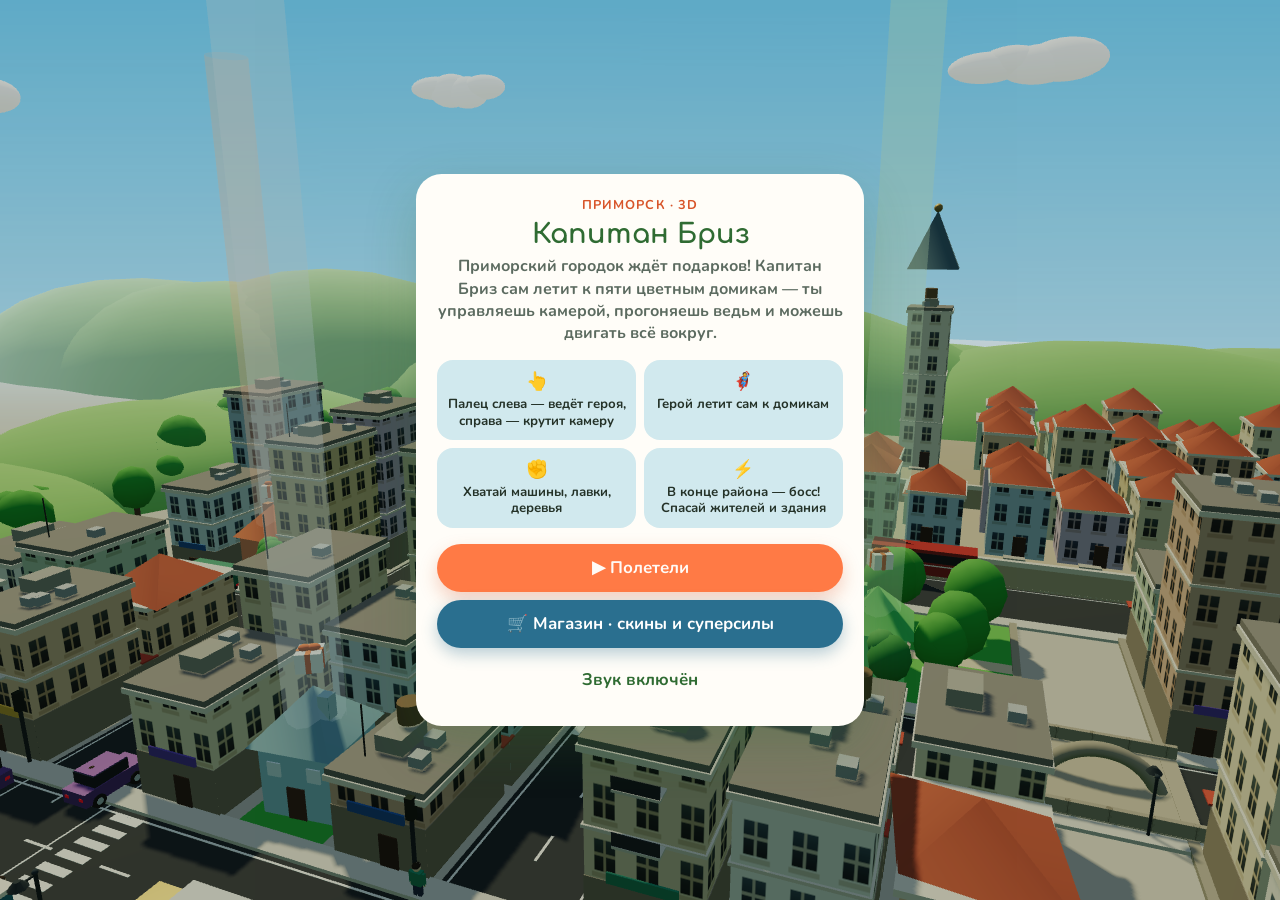
<file: index.html>
<!DOCTYPE html>
<html lang="ru">
<head>
<meta charset="utf-8"/>
<meta name="viewport" content="width=device-width, initial-scale=1, maximum-scale=1, user-scalable=no"/>
<meta name="theme-color" content="#2a6f8f"/>
<title>Капитан Бриз — Приморск</title>
<link rel="icon" type="image/svg+xml" href="./favicon.svg"/>
<link rel="stylesheet" href="./style.css"/>
<script type="importmap">{"imports":{"three":"./vendor/three.module.min.js"}}</script>
</head>
<body>
<div class="game-root" id="root">
  <canvas id="c" aria-hidden="true"></canvas>
  <div class="catcher" id="catcher" hidden></div>
  <div class="hud" id="hud" hidden>
    <div class="hud-pill"><span class="ico">🎁</span><span><span class="kicker">Доставлено</span><strong id="score">0 / 5</strong></span></div>
    <div class="hud-pill"><span class="ico">⭐</span><span><span class="kicker">Звёзды</span><strong id="stars">0</strong></span></div>
    <div class="hud-pill" id="hpPill"><span class="ico">❤️</span><span><span class="kicker">Силы героя</span><strong id="hp">100</strong><i class="hpbar"><b id="hpFill"></b></i></span></div>
    <div class="hud-pill" id="chasedPill"><span class="ico">⚡</span><span><span class="kicker">Прогнано ведьм</span><strong id="chased">0</strong></span></div>
    <div class="hud-actions">
      <button class="icon-btn" id="shopHud" aria-label="Магазин" title="Магазин">🛒</button>
      <button class="icon-btn" id="muteBtn" aria-label="Звук">🔊</button>
      <button class="icon-btn" id="pauseBtn" aria-label="Пауза">⏸</button>
    </div>
    <div class="hud-sub"><span class="hud-pill ghost" id="meadow"></span><span class="hud-pill ghost" id="wind" hidden></span><span class="hud-pill ghost" id="rescue" hidden></span><span class="hud-pill ghost" id="tired" hidden></span><span class="hud-pill ghost" id="carry" hidden>Подарок упал — подбери!</span></div>
  </div>
  <p class="hint" id="hint" hidden>Левая половина экрана (или джойстик) — вести героя · правая половина — крутить камеру · 2 пальца — камера и зум · T — пешком · Space/X — удар · G — схватить</p>
  <button class="fire-btn" id="fireBtn" hidden><span>⚡</span>Удар</button>
  <button class="fire-btn grab-btn" id="grabBtn" hidden><span>✊</span><b id="grabTxt">Схватить</b></button>
  <div class="scrim" id="menu">
    <section class="panel">
      <p class="eyebrow">Приморск · 3D</p>
      <h1>Капитан Бриз</h1>
      <p class="lede">Приморский городок ждёт подарков! Капитан Бриз сам летит к пяти цветным домикам — ты управляешь камерой, прогоняешь ведьм и можешь двигать всё вокруг.</p>
      <div class="steps">
        <div class="step"><span class="ico">👆</span>Палец слева — ведёт героя, справа — крутит камеру</div>
        <div class="step"><span class="ico">🦸</span>Герой летит сам к домикам</div>
        <div class="step"><span class="ico">✊</span>Хватай машины, лавки, деревья</div>
        <div class="step"><span class="ico">⚡</span>В конце района — босс! Спасай жителей и здания</div>
      </div>
      <p class="stats" id="stats" hidden></p>
      <div class="actions">
        <button class="btn btn-primary" id="startBtn">▶ Полетели</button>
        <button class="btn btn-shop" id="shopBtn">🛒 Магазин · скины и суперсилы</button>
        <button class="btn btn-quiet" id="muteBtn2">Звук включён</button>
      </div>
    </section>
  </div>
  <div class="scrim" id="pause" hidden>
    <section class="panel">
      <p class="eyebrow">Пауза</p><h1>Капитан Бриз ждёт</h1>
      <p class="lede" id="pauseText"></p>
      <div class="actions">
        <button class="btn btn-primary" id="resumeBtn">▶ Дальше</button>
        <button class="btn btn-shop" id="shopBtn2">🛒 Магазин</button>
        <button class="btn btn-quiet" id="restartBtn">Сначала этот район</button>
        <button class="btn btn-quiet" id="menuBtn">В меню</button>
      </div>
    </section>
  </div>
  <div class="scrim" id="clear" hidden>
    <section class="panel">
      <p class="eyebrow" id="clearMeadow"></p><h1>Город спасён!</h1>
      <p class="lede"><strong id="clearPct"></strong><br>Подарки доставлены, злодей повержен. Дальше — следующий район: другой ветер, больше ведьм и новый босс.</p>
      <p class="stats" id="clearStats"></p>
      <div class="actions">
        <button class="btn btn-primary" id="nextBtn">Следующий район</button>
        <button class="btn btn-quiet" id="menuBtn2">В меню</button>
      </div>
    </section>
  </div>
  <div class="powers" id="powers" hidden></div>
  <div class="scrim" id="shop" hidden>
    <section class="panel shop-panel">
      <p class="eyebrow">Магазин · только звёзды, без настоящих денег</p><h1>Магазин</h1>
      <p class="lede">У тебя <strong id="shopStars">0</strong> ⭐. Звёзды дают за подарки, прогнанных ведьм, дронов и босса.</p>
      <div class="shop-tabs" role="tablist"><button type="button" class="tab on" data-tab="skins">👕 Скины</button><button type="button" class="tab" data-tab="powers">⚡ Суперсилы</button></div>
      <div class="shop-grid"><canvas id="pv" width="200" height="220"></canvas>
        <div><div id="tabSkins"><h2>Скины героя</h2><div id="shopSkins" class="skins"></div></div>
        <div id="tabPowers" hidden><h2>Суперсилы и улучшения</h2><div id="shopPowers"></div></div></div></div>
      <div class="actions"><button type="button" class="btn btn-primary" id="shopClose">Готово</button></div>
    </section>
  </div>
  <div class="boss-hud" id="bossHud" hidden><b id="bossName"></b><span id="bossNum"></span><i><b id="bossFill"></b></i></div>
  <div class="boss-banner" id="bossBanner" hidden></div>
  <button class="fire-btn walk-btn" id="walkBtn" hidden>🚶 Идти</button>
  <div class="joy" id="joy" hidden><div class="joy-knob" id="joyKnob"></div><button class="jump-btn" id="jumpBtn">⤒<br>Прыжок</button></div>
  <div id="floaters"></div>
</div>
<script type="module" src="./game.js"></script>
</body>
</html>
</file>
<file: style.css>
@font-face{font-family:Nunito;font-weight:700;src:url(./fonts/nunito-700-cyr.woff2) format("woff2");unicode-range:U+0400-045F,U+0490-0491,U+04B0-04B1,U+2116}
@font-face{font-family:Nunito;font-weight:700;src:url(./fonts/nunito-700-lat.woff2) format("woff2")}
@font-face{font-family:Comfortaa;font-weight:700;src:url(./fonts/comfortaa-700-cyr.woff2) format("woff2");unicode-range:U+0400-045F,U+0490-0491,U+04B0-04B1,U+2116}
@font-face{font-family:Comfortaa;font-weight:700;src:url(./fonts/comfortaa-700-lat.woff2) format("woff2")}
:root{--ink:#243228;--cream:#fff8ee;--card:#fffdf8;--coral:#ff7a45;--coral-deep:#d8552a;--meadow-deep:#2f6b32;--muted:#5c6b60;--sky:#6ec8ee}
*{box-sizing:border-box}html,body{margin:0;height:100%;background:#6ec8ee}
.game-root{position:fixed;inset:0;overflow:hidden;touch-action:none;user-select:none;-webkit-user-select:none;color:var(--ink);font-family:Nunito,"Trebuchet MS",sans-serif;font-weight:700}
canvas{display:block;width:100%;height:100%;touch-action:none}
[hidden]{display:none!important}
.catcher{position:absolute;inset:0;z-index:10;touch-action:none}
.hud{position:absolute;z-index:20;top:.55rem;left:.55rem;right:.55rem;display:flex;flex-wrap:wrap;gap:.4rem;align-items:center;pointer-events:none}
.hud-actions{margin-left:auto;display:flex;gap:.4rem;pointer-events:auto}
.hud-sub{flex-basis:100%;display:flex;flex-wrap:wrap;gap:.4rem}
.hud-pill{display:inline-flex;align-items:center;gap:.45rem;min-height:2.75rem;padding:.35rem .8rem;border-radius:999px;background:color-mix(in srgb,var(--cream) 90%,transparent);box-shadow:0 8px 20px #2f6b3229;line-height:1.15}
.hud-pill>span:last-child{display:flex;flex-direction:column}
.kicker{font-size:.68rem;color:var(--muted)}.hud-pill strong{font-size:1.2rem}
.ico{font-size:1.1rem}
.icon-btn{width:2.75rem;height:2.75rem;border:none;border-radius:999px;background:color-mix(in srgb,var(--cream) 90%,transparent);box-shadow:0 8px 20px #2f6b3229;font-size:1.1rem;cursor:pointer}
.hint{position:absolute;z-index:20;left:1rem;right:1rem;bottom:.8rem;margin:0;padding:.55rem .8rem;border-radius:999px;background:color-mix(in srgb,var(--cream) 88%,transparent);color:var(--meadow-deep);text-align:center;pointer-events:none}
.fire-btn{position:absolute;z-index:25;right:1rem;bottom:4.4rem;width:5.4rem;height:5.4rem;border:none;border-radius:999px;background:var(--coral);color:#fffaf6;font:inherit;font-size:1rem;display:grid;place-items:center;align-content:center;box-shadow:0 8px 20px #2f6b3240;touch-action:manipulation;cursor:pointer}
.fire-btn:active{transform:scale(.94);background:var(--coral-deep)}
.scrim{position:absolute;inset:0;z-index:30;display:grid;place-items:center;padding:1rem;background:#24322833}
.panel{width:min(28rem,100%);background:var(--card);border-radius:1.6rem;padding:1.4rem 1.3rem;text-align:center;box-shadow:0 20px 50px #2f6b3240}
.eyebrow{margin:0;color:var(--coral-deep);font-size:.8rem;text-transform:uppercase;letter-spacing:.08em}
h1{margin:.3rem 0 .4rem;font-family:Comfortaa,Nunito,sans-serif;color:var(--meadow-deep);font-size:1.7rem}
.lede{margin:0;color:var(--muted);line-height:1.4}
.steps{display:grid;grid-template-columns:repeat(2,minmax(0,1fr));gap:.45rem;margin:.95rem 0 .35rem}
.step{display:flex;flex-direction:column;align-items:center;gap:.25rem;padding:.65rem .35rem .7rem;border-radius:1rem;background:color-mix(in srgb,var(--sky) 32%,var(--cream));font-size:.82rem;line-height:1.25}
.stats{color:var(--muted);font-size:.85rem}
.actions{display:flex;flex-direction:column;gap:.5rem;margin-top:1rem}
.btn{min-height:3rem;border:none;border-radius:999px;font:inherit;font-size:1.05rem;cursor:pointer}
.btn-primary{background:var(--coral);color:#fffaf6;box-shadow:0 8px 18px #d8552a44}
.btn-quiet{background:transparent;color:var(--meadow-deep)}
#floaters{position:absolute;inset:0;pointer-events:none;z-index:15}
.floater{position:absolute;transform:translate(-50%,-50%);font-size:1.2rem;text-shadow:0 2px 0 #fffdf8,0 0 6px #fffdf8;transition:none;white-space:nowrap}

.grab-btn{right:7.2rem;background:#2a6f8f}.grab-btn:active{background:#1d5068}.grab-btn.on{background:#7a5ab8}.grab-btn b{font-weight:700}
html,body{background:#2a6f8f}
.hpbar{display:block;width:5.5rem;height:.4rem;border-radius:9px;background:#24322833;overflow:hidden;margin-top:.15rem}.hpbar b{display:block;height:100%;width:100%;background:#3fbf4a;transition:width .2s}
#tired{color:#7a5ab8}

.powers{position:absolute;z-index:25;right:13.6rem;bottom:4.4rem;display:flex;gap:.45rem;align-items:flex-end}
.pw-btn{position:relative;width:3.9rem;height:3.9rem;border:none;border-radius:999px;background:#fff8ee;color:#243228;font:inherit;font-size:.62rem;display:grid;place-items:center;align-content:center;box-shadow:0 8px 20px #2f6b3240;touch-action:manipulation;cursor:pointer;line-height:1.05}
.pw-btn span{font-size:1.25rem}.pw-btn.cd{opacity:.5}.pw-btn.act{background:#bfeaff}.pw-btn i{position:absolute;top:-.3rem;right:-.2rem;background:#243228;color:#fff;border-radius:9px;padding:0 .3rem;font-style:normal}
.shop-panel{width:min(44rem,100%);max-height:94vh;overflow:auto;text-align:left}.shop-panel h1,.shop-panel .eyebrow,.shop-panel .lede{text-align:center}
.shop-panel h2{font-size:1rem;margin:.6rem 0 .4rem}
.shop-grid{display:grid;grid-template-columns:200px 1fr;gap:.8rem;align-items:start}
#pv{width:200px;height:220px;border-radius:1rem;background:linear-gradient(#bfe4f5,#fff8ee)}
.item{display:flex;align-items:center;gap:.5rem;padding:.4rem .55rem;border-radius:.8rem;background:#eef7fb;margin-bottom:.35rem;font-size:.85rem}
.item .nm{flex:1}.item small{display:block;color:#5c6b60;font-size:.72rem}
.item button{border:none;border-radius:999px;padding:.4rem .7rem;font:inherit;font-size:.8rem;background:#ff7a45;color:#fff;cursor:pointer;min-height:2.2rem}
.item button.alt{background:#2a6f8f}.item button:disabled{background:#c8ccd2;cursor:default}
.skins{display:grid;grid-template-columns:repeat(auto-fill,minmax(12rem,1fr));gap:.35rem}
.sw{display:inline-block;width:1.4rem;height:1.4rem;border-radius:50%;border:2px solid #fff;box-shadow:0 0 0 1px #24322844}
@media (max-width:560px){.shop-grid{grid-template-columns:1fr}#pv{margin:auto;display:block}.powers{right:auto;left:.6rem;bottom:4.4rem}}
.boss-hud{position:absolute;z-index:22;top:3.6rem;left:50%;transform:translateX(-50%);width:min(30rem,70vw);background:#243228e0;color:#fff;border-radius:1rem;padding:.4rem .8rem .55rem;display:grid;grid-template-columns:1fr auto;gap:.15rem .6rem;align-items:center;pointer-events:none}
.boss-hud b{font-family:Comfortaa,sans-serif;font-size:1rem}.boss-hud span{font-size:1.5rem;font-weight:800}.boss-hud i{grid-column:1/3;height:.85rem;border-radius:9px;background:#ffffff33;overflow:hidden}.boss-hud i b{display:block;height:100%;width:100%;transition:width .15s}
.boss-banner{position:absolute;z-index:28;left:50%;top:32%;transform:translate(-50%,-50%);text-align:center;pointer-events:none;color:#fff;text-shadow:0 3px 0 #243228,0 0 18px #000a;display:grid;gap:.3rem;width:90vw}
.boss-banner b{font-family:Comfortaa,sans-serif;font-size:clamp(1.8rem,6vw,3.4rem);color:#ffd27a}.boss-banner span{font-size:1.05rem}
.boss-banner.go{animation:bb 3.2s ease forwards}@keyframes bb{0%{opacity:0;transform:translate(-50%,-50%) scale(.6)}12%{opacity:1;transform:translate(-50%,-50%) scale(1.05)}20%{transform:translate(-50%,-50%) scale(1)}80%{opacity:1}100%{opacity:0}}
.walk-btn{right:auto;left:1rem;bottom:4.4rem;width:5rem;height:3rem;border-radius:999px;background:#7a5ab8;font-size:.9rem}
.joy{position:absolute;z-index:25;left:1.2rem;bottom:8.2rem;width:8.5rem;height:8.5rem;border-radius:50%;background:#fff8ee66;border:3px solid #fff8eecc;touch-action:none}
.joy-knob{position:absolute;left:50%;top:50%;width:3.4rem;height:3.4rem;margin:-1.7rem;border-radius:50%;background:#fff8ee;box-shadow:0 6px 14px #24322855;pointer-events:none}
.jump-btn{position:absolute;left:9.4rem;bottom:0;width:3.8rem;height:3.8rem;border:none;border-radius:50%;background:#fff8ee;font:inherit;font-size:.65rem;box-shadow:0 6px 14px #24322855}
@media (max-width:560px){.powers{bottom:8.6rem}}

html,body{overflow:hidden;position:fixed;inset:0;overscroll-behavior:none}
#shop{place-items:start center;overflow-y:auto;-webkit-overflow-scrolling:touch;touch-action:pan-y;overscroll-behavior:contain;padding:.6rem}
#shop .shop-panel{max-height:none;margin:auto 0;touch-action:pan-y}
.shop-tabs{display:flex;gap:.4rem;justify-content:center;margin:.3rem 0 .6rem}
.tab{border:none;border-radius:999px;padding:.55rem 1.1rem;font:inherit;background:#eef7fb;color:#243228;cursor:pointer;min-height:2.75rem}.tab.on{background:#2a6f8f;color:#fff}
.skins{grid-template-columns:1fr}
#shop button{touch-action:manipulation}
.hint{left:7rem;right:13rem;font-size:.85rem;border-radius:1rem}@media (max-width:700px){.hint{left:.5rem;right:.5rem;bottom:9rem}}
.btn-shop{background:#2a6f8f;color:#fff;font-size:1.05rem;min-height:3rem;box-shadow:0 6px 16px #2a6f8f55}.btn-shop:active{background:#1d5068}
</file>
